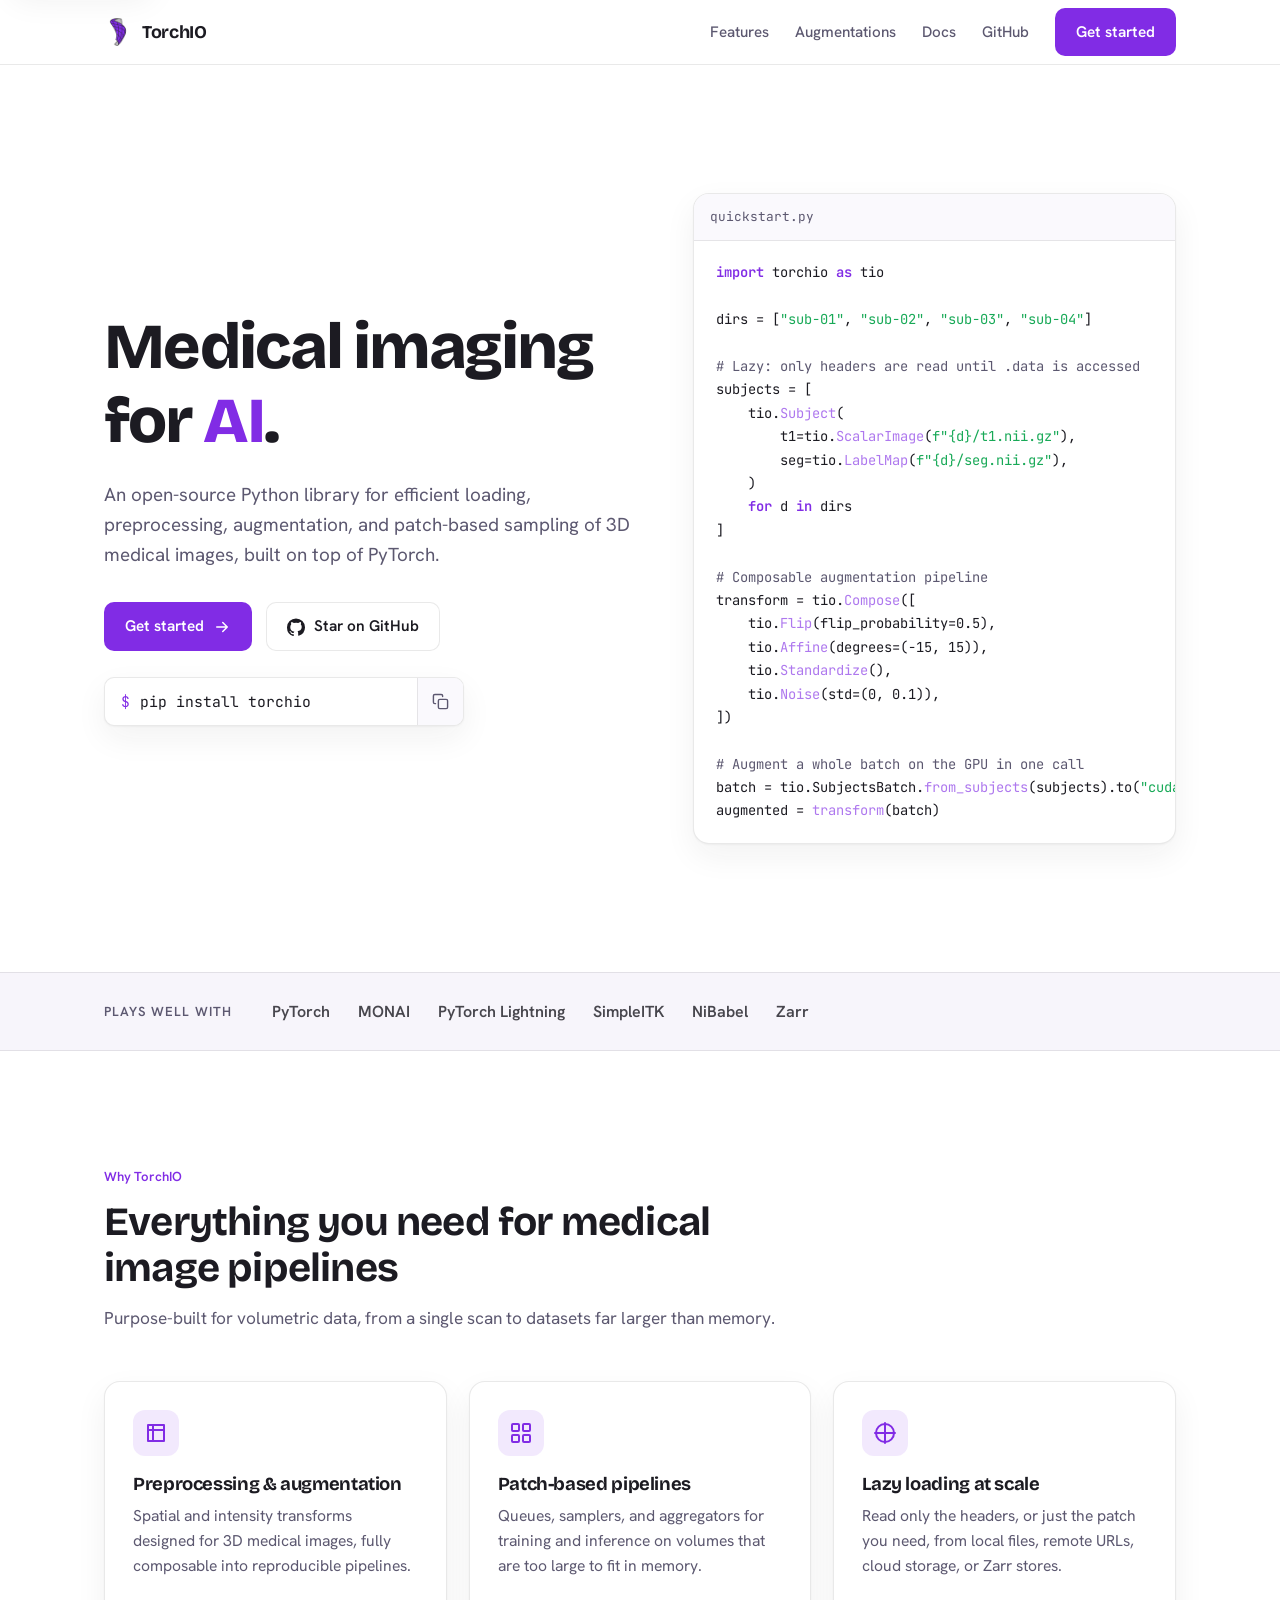
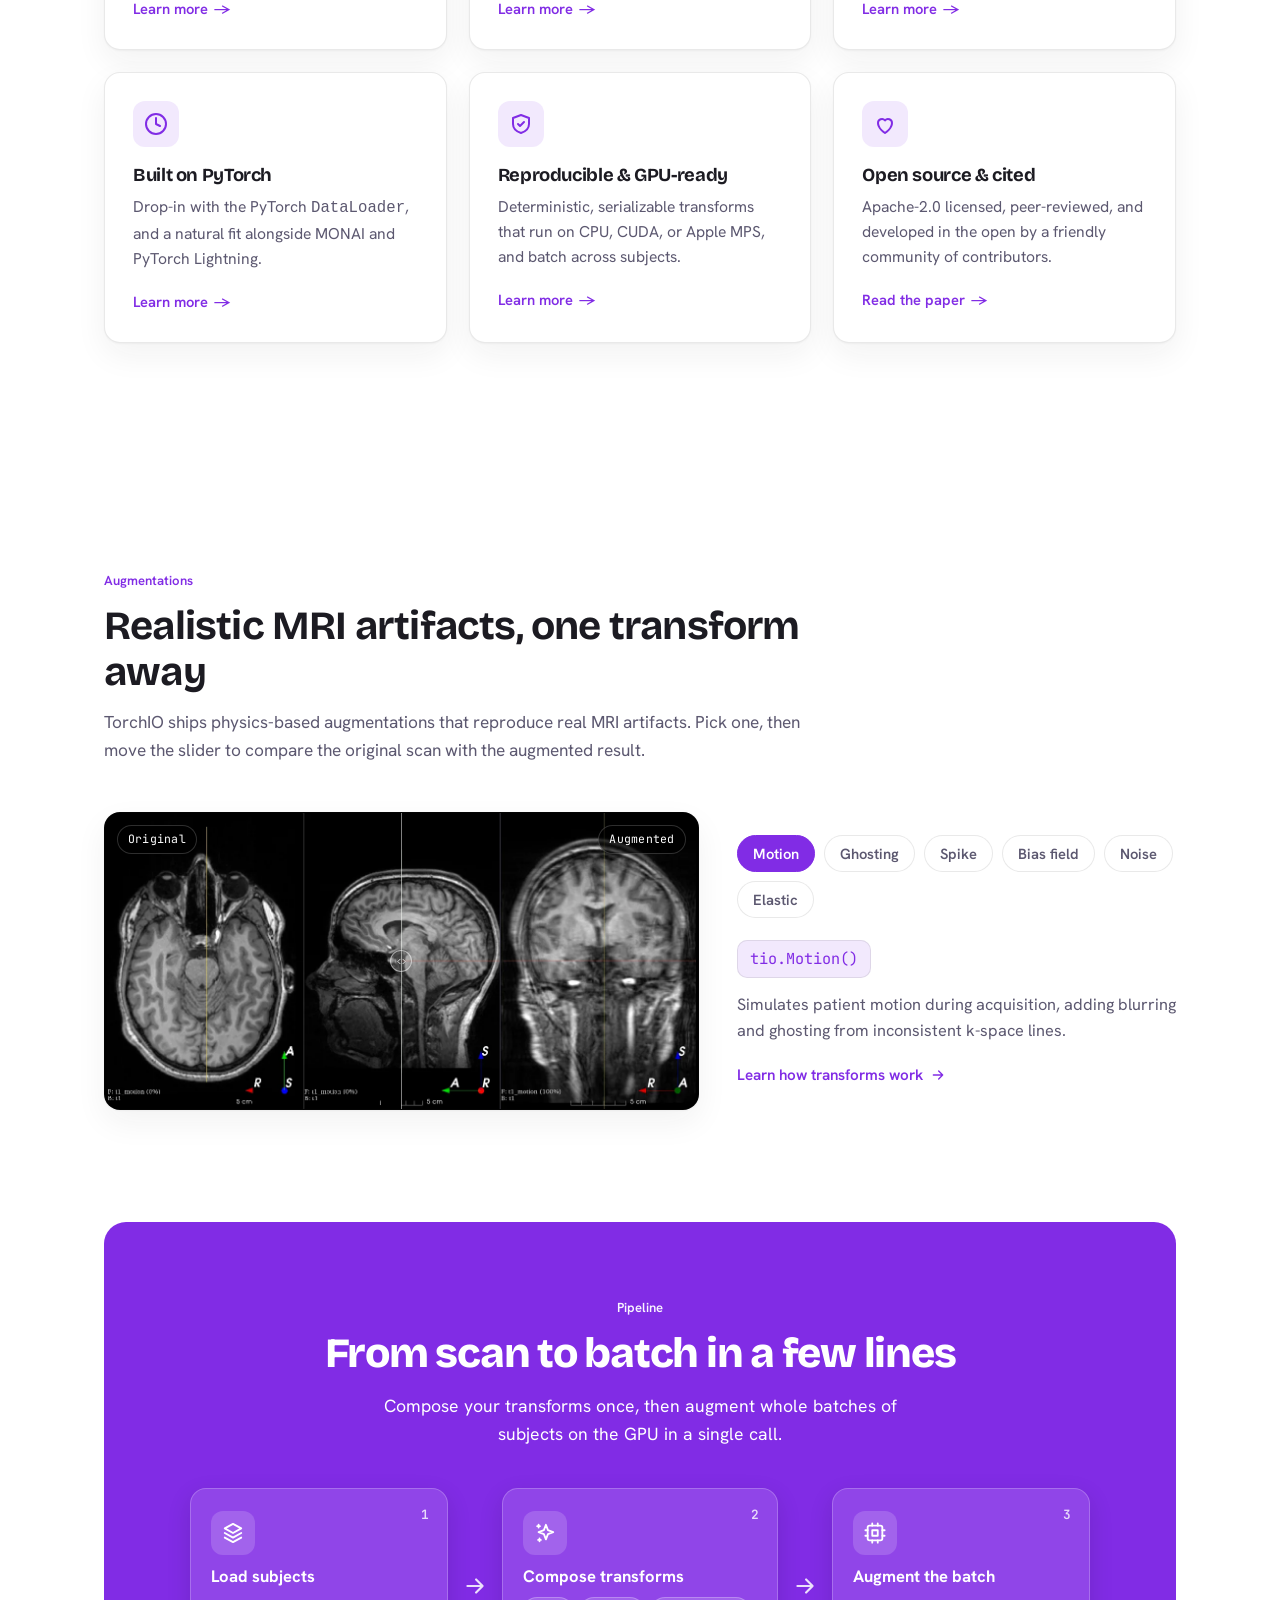
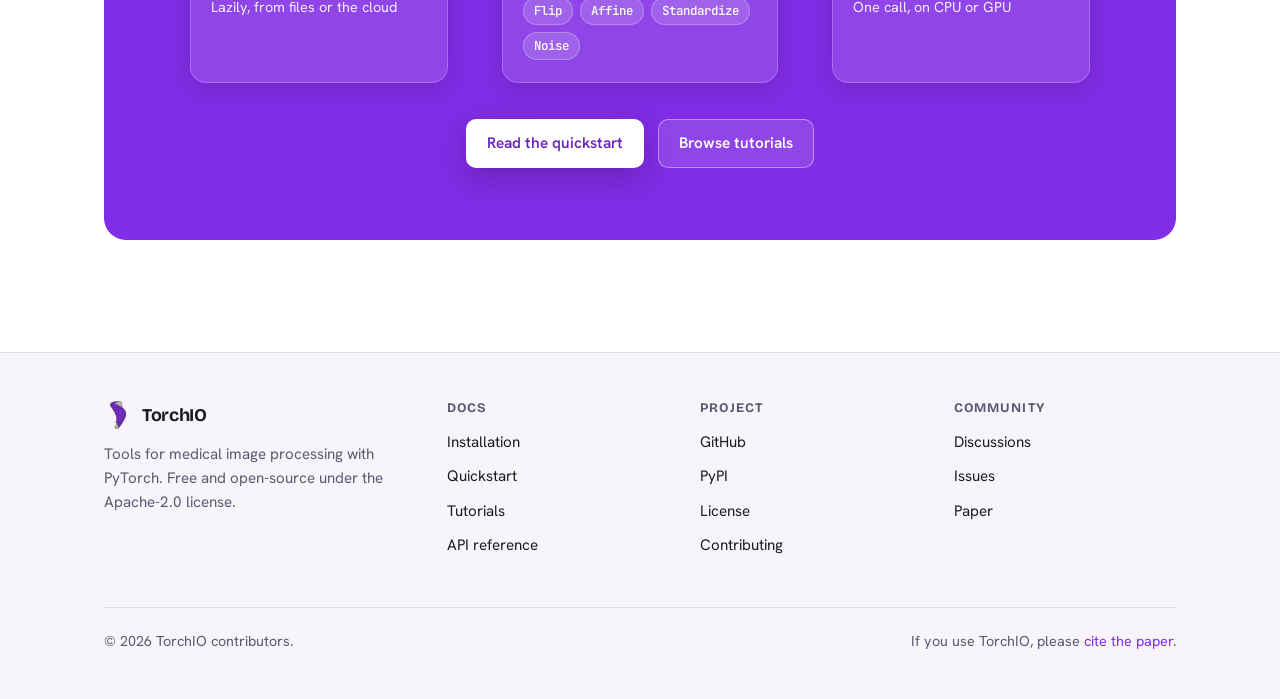
<file: index.html>
<!DOCTYPE html>
<html lang="en">
  <head>
    <meta charset="UTF-8" />
    <meta name="viewport" content="width=device-width, initial-scale=1.0" />
    <title>TorchIO: Medical imaging for AI in PyTorch</title>
    <meta
      name="description"
      content="TorchIO is an open-source Python library for efficient loading, preprocessing, augmentation, and patch-based sampling of 3D medical images in AI, built on top of PyTorch."
    />
    <meta name="theme-color" content="#812ce5" />
    <link rel="canonical" href="https://torchio.org/" />

    <!-- Open Graph / Twitter -->
    <meta property="og:type" content="website" />
    <meta property="og:url" content="https://torchio.org/" />
    <meta
      property="og:title"
      content="TorchIO: Medical imaging for AI in PyTorch"
    />
    <meta
      property="og:description"
      content="Efficient loading, preprocessing, augmentation, and patch-based sampling of 3D medical images, built on top of PyTorch."
    />
    <meta
      property="og:image"
      content="https://torchio.org/assets/img/torchio-logo.png"
    />
    <meta name="twitter:card" content="summary_large_image" />
    <meta
      name="twitter:title"
      content="TorchIO: Medical imaging for AI in PyTorch"
    />
    <meta
      name="twitter:description"
      content="Efficient loading, preprocessing, augmentation, and patch-based sampling of 3D medical images, built on top of PyTorch."
    />
    <meta
      name="twitter:image"
      content="https://torchio.org/assets/img/torchio-logo.png"
    />
    <script type="application/ld+json">
      {
        "@context": "https://schema.org",
        "@type": "SoftwareSourceCode",
        "name": "TorchIO",
        "alternateName": "TorchIO: Medical imaging for AI in PyTorch",
        "description": "TorchIO is an open-source Python library for efficient loading, preprocessing, augmentation, and patch-based sampling of 3D medical images in AI, built on top of PyTorch.",
        "url": "https://torchio.org/",
        "codeRepository": "https://github.com/TorchIO-project/torchio",
        "programmingLanguage": "Python",
        "runtimePlatform": "PyTorch",
        "license": "https://github.com/TorchIO-project/torchio/blob/main/LICENSE",
        "isAccessibleForFree": true,
        "applicationCategory": "Medical imaging software",
        "keywords": [
          "medical imaging",
          "PyTorch",
          "MRI",
          "3D medical images",
          "image augmentation",
          "patch-based training"
        ],
        "sameAs": [
          "https://docs.torchio.org/",
          "https://pypi.org/project/torchio/",
          "https://doi.org/10.1016/j.cmpb.2021.106236"
        ],
        "citation": "https://doi.org/10.1016/j.cmpb.2021.106236",
        "author": {
          "@type": "Organization",
          "name": "TorchIO contributors",
          "url": "https://github.com/TorchIO-project/torchio"
        }
      }
    </script>

    <link rel="icon" href="assets/img/favicon.ico" sizes="any" />
    <link rel="apple-touch-icon" href="assets/img/apple-touch-icon.png" />
    <script>
      document.documentElement.classList.add("js");
    </script>

    <link
      rel="preload"
      href="assets/fonts/bricolage-grotesque-latin-wght-normal.woff2"
      as="font"
      type="font/woff2"
      crossorigin
    />
    <link
      rel="preload"
      href="assets/fonts/hanken-grotesk-latin-wght-normal.woff2"
      as="font"
      type="font/woff2"
      crossorigin
    />
    <link
      rel="preload"
      href="assets/fonts/jetbrains-mono-latin-wght-normal.woff2"
      as="font"
      type="font/woff2"
      crossorigin
    />
    <link rel="stylesheet" href="assets/css/styles.css" />
  </head>
  <body>
    <a class="skip-link" href="#content">Skip to content</a>

    <!-- Header -->
    <header class="site-header">
      <div class="container nav">
        <a class="brand" href="/">
          <img
            src="assets/img/torchio-logo-64.png"
            alt="TorchIO logo"
            width="28"
            height="28"
            decoding="async"
          />
          TorchIO
        </a>
        <nav class="nav-links">
          <a href="#features" class="hide-sm">Features</a>
          <a href="#augmentations" class="hide-sm">Augmentations</a>
          <a href="https://docs.torchio.org/dev/">Docs</a>
          <a href="https://github.com/TorchIO-project/torchio" class="hide-sm"
            >GitHub</a
          >
          <a
            class="btn btn-primary nav-cta"
            href="https://docs.torchio.org/dev/get-started/installation/"
            >Get started</a
          >
        </nav>
      </div>
    </header>

    <main id="content">
      <!-- Hero -->
      <section class="hero">
      <div class="container hero-grid">
        <div class="hero-copy">
          <h1>
            Medical imaging for <span class="accent">AI</span>.
          </h1>
          <p class="hero-lede">
            An open-source Python library for efficient loading, preprocessing,
            augmentation, and patch-based sampling of 3D medical images,
            built on top of PyTorch.
          </p>

          <div class="hero-actions">
            <a
              class="btn btn-primary"
              href="https://docs.torchio.org/dev/get-started/quickstart/"
            >
              Get started
              <svg
                viewBox="0 0 24 24"
                fill="none"
                stroke="currentColor"
                stroke-width="2"
                stroke-linecap="round"
                stroke-linejoin="round"
                aria-hidden="true"
                focusable="false"
              >
                <path d="M5 12h14M13 6l6 6-6 6" />
              </svg>
            </a>
            <a
              class="btn btn-ghost"
              href="https://github.com/TorchIO-project/torchio"
            >
              <svg
                viewBox="0 0 24 24"
                fill="currentColor"
                aria-hidden="true"
                focusable="false"
              >
                <path
                  d="M12 .5A12 12 0 0 0 0 12.6a12 12 0 0 0 8.2 11.5c.6.1.8-.3.8-.6v-2c-3.3.7-4-1.6-4-1.6-.6-1.4-1.3-1.8-1.3-1.8-1.1-.8 0-.7 0-.7 1.2.1 1.9 1.2 1.9 1.2 1.1 1.9 2.8 1.4 3.5 1 .1-.8.4-1.4.8-1.7-2.7-.3-5.5-1.4-5.5-6 0-1.3.5-2.4 1.2-3.2 0-.4-.5-1.6.2-3.2 0 0 1-.3 3.3 1.2a11.5 11.5 0 0 1 6 0C17.3 5 18.3 5.3 18.3 5.3c.7 1.6.2 2.8.1 3.2.8.8 1.2 1.9 1.2 3.2 0 4.6-2.8 5.6-5.5 5.9.4.4.8 1.1.8 2.2v3.3c0 .3.2.7.8.6A12 12 0 0 0 24 12.6 12 12 0 0 0 12 .5Z"
                />
              </svg>
              Star on GitHub
            </a>
          </div>

          <div class="install" aria-label="Install command">
            <code id="install-cmd"
              ><span class="prompt">$</span> pip install torchio</code
            >
            <button
              class="copy-btn"
              type="button"
              aria-label="Copy install command"
              data-copy="pip install torchio"
            >
              <svg
                viewBox="0 0 24 24"
                fill="none"
                stroke="currentColor"
                stroke-width="2"
                stroke-linecap="round"
                stroke-linejoin="round"
                aria-hidden="true"
                focusable="false"
              >
                <rect x="9" y="9" width="13" height="13" rx="2" />
                <path d="M5 15H4a2 2 0 0 1-2-2V4a2 2 0 0 1 2-2h9a2 2 0 0 1 2 2v1" />
              </svg>
            </button>
          </div>
          <p class="visually-hidden" id="copy-status" aria-live="polite"></p>
        </div>

        <!-- Hero code card -->
        <div class="code-card reveal">
          <div class="code-bar">
            <span class="code-file">quickstart.py</span>
          </div>
          <pre><code><span class="tok-k">import</span> torchio <span class="tok-k">as</span> tio

dirs = [<span class="tok-s">"sub-01"</span>, <span class="tok-s">"sub-02"</span>, <span class="tok-s">"sub-03"</span>, <span class="tok-s">"sub-04"</span>]

<span class="tok-c"># Lazy: only headers are read until .data is accessed</span>
subjects = [
    tio.<span class="tok-f">Subject</span>(
        t1=tio.<span class="tok-f">ScalarImage</span>(<span class="tok-s">f"{d}/t1.nii.gz"</span>),
        seg=tio.<span class="tok-f">LabelMap</span>(<span class="tok-s">f"{d}/seg.nii.gz"</span>),
    )
    <span class="tok-k">for</span> d <span class="tok-k">in</span> dirs
]

<span class="tok-c"># Composable augmentation pipeline</span>
transform = tio.<span class="tok-f">Compose</span>([
    tio.<span class="tok-f">Flip</span>(flip_probability=0.5),
    tio.<span class="tok-f">Affine</span>(degrees=(-15, 15)),
    tio.<span class="tok-f">Standardize</span>(),
    tio.<span class="tok-f">Noise</span>(std=(0, 0.1)),
])

<span class="tok-c"># Augment a whole batch on the GPU in one call</span>
batch = tio.SubjectsBatch.<span class="tok-f">from_subjects</span>(subjects).to(<span class="tok-s">"cuda"</span>)
augmented = <span class="tok-f">transform</span>(batch)</code></pre>
        </div>
      </div>
      </section>

    <!-- Ecosystem strip -->
      <div class="strip">
      <div class="container">
        <span class="label">Plays well with</span>
        <div class="names">
          <a href="https://pytorch.org">PyTorch</a>
          <a href="https://project-monai.github.io/">MONAI</a>
          <a href="https://lightning.ai">PyTorch Lightning</a>
          <a href="https://simpleitk.org">SimpleITK</a>
          <a href="https://nipy.org/nibabel/">NiBabel</a>
          <a href="https://zarr.dev">Zarr</a>
          </div>
      </div>
    </div>

    <!-- Features -->
      <section class="section" id="features">
      <div class="container">
        <div class="section-head reveal">
          <span class="eyebrow">Why TorchIO</span>
          <h2>Everything you need for medical image pipelines</h2>
          <p>
            Purpose-built for volumetric data, from a single scan to datasets
            far larger than memory.
          </p>
        </div>

        <div class="features-grid">
          <a
            class="card card-link reveal"
            href="https://docs.torchio.org/dev/concepts/transforms/"
          >
            <span class="icon">
              <svg
                viewBox="0 0 24 24"
                fill="none"
                stroke="currentColor"
                stroke-width="2"
                stroke-linecap="round"
                stroke-linejoin="round"
                aria-hidden="true"
                focusable="false"
              >
                <path d="M4 4h16v16H4z" />
                <path d="M4 9h16M9 4v16" />
              </svg>
            </span>
            <h3>Preprocessing &amp; augmentation</h3>
            <p>
              Spatial and intensity transforms designed for 3D medical images,
              fully composable into reproducible pipelines.
            </p>
            <span class="card-more">Learn more</span>
          </a>

          <a
            class="card card-link reveal"
            href="https://docs.torchio.org/dev/reference/patches/"
          >
            <span class="icon">
              <svg
                viewBox="0 0 24 24"
                fill="none"
                stroke="currentColor"
                stroke-width="2"
                stroke-linecap="round"
                stroke-linejoin="round"
                aria-hidden="true"
                focusable="false"
              >
                <rect x="3" y="3" width="7" height="7" rx="1" />
                <rect x="14" y="3" width="7" height="7" rx="1" />
                <rect x="3" y="14" width="7" height="7" rx="1" />
                <rect x="14" y="14" width="7" height="7" rx="1" />
              </svg>
            </span>
            <h3>Patch-based pipelines</h3>
            <p>
              Queues, samplers, and aggregators for training and inference on
              volumes that are too large to fit in memory.
            </p>
            <span class="card-more">Learn more</span>
          </a>

          <a
            class="card card-link reveal"
            href="https://docs.torchio.org/dev/concepts/data-model/"
          >
            <span class="icon">
              <svg
                viewBox="0 0 24 24"
                fill="none"
                stroke="currentColor"
                stroke-width="2"
                stroke-linecap="round"
                stroke-linejoin="round"
                aria-hidden="true"
                focusable="false"
              >
                <path d="M12 2v20M2 12h20" />
                <circle cx="12" cy="12" r="9" />
              </svg>
            </span>
            <h3>Lazy loading at scale</h3>
            <p>
              Read only the headers, or just the patch you need, from local
              files, remote URLs, cloud storage, or Zarr stores.
            </p>
            <span class="card-more">Learn more</span>
          </a>

          <a
            class="card card-link reveal"
            href="https://docs.torchio.org/dev/how-to/dataloader/"
          >
            <span class="icon">
              <svg
                viewBox="0 0 24 24"
                fill="none"
                stroke="currentColor"
                stroke-width="2"
                stroke-linecap="round"
                stroke-linejoin="round"
                aria-hidden="true"
                focusable="false"
              >
                <path d="M22 12a10 10 0 1 1-20 0 10 10 0 0 1 20 0Z" />
                <path d="M12 6v6l4 2" />
              </svg>
            </span>
            <h3>Built on PyTorch</h3>
            <p>
              Drop-in with the PyTorch <code>DataLoader</code>, and a natural fit
              alongside MONAI and PyTorch Lightning.
            </p>
            <span class="card-more">Learn more</span>
          </a>

          <a
            class="card card-link reveal"
            href="https://docs.torchio.org/dev/reference/transforms/"
          >
            <span class="icon">
              <svg
                viewBox="0 0 24 24"
                fill="none"
                stroke="currentColor"
                stroke-width="2"
                stroke-linecap="round"
                stroke-linejoin="round"
                aria-hidden="true"
                focusable="false"
              >
                <path d="m9 12 2 2 4-4" />
                <path d="M12 3 4 6v6c0 5 3.5 7.5 8 9 4.5-1.5 8-4 8-9V6l-8-3Z" />
              </svg>
            </span>
            <h3>Reproducible &amp; GPU-ready</h3>
            <p>
              Deterministic, serializable transforms that run on CPU, CUDA, or
              Apple&nbsp;MPS, and batch across subjects.
            </p>
            <span class="card-more">Learn more</span>
          </a>

          <a
            class="card card-link reveal"
            href="https://doi.org/10.1016/j.cmpb.2021.106236"
          >
            <span class="icon">
              <svg
                viewBox="0 0 24 24"
                fill="none"
                stroke="currentColor"
                stroke-width="2"
                stroke-linecap="round"
                stroke-linejoin="round"
                aria-hidden="true"
                focusable="false"
              >
                <path d="M12 21s-7-4.5-7-10a4 4 0 0 1 7-2.6A4 4 0 0 1 19 11c0 5.5-7 10-7 10Z" />
              </svg>
            </span>
            <h3>Open source &amp; cited</h3>
            <p>
              Apache-2.0 licensed, peer-reviewed, and developed in the open by a
              friendly community of contributors.
            </p>
            <span class="card-more">Read the paper</span>
          </a>
        </div>
      </div>
      </section>

    <!-- Augmentations showcase -->
      <section class="section" id="augmentations">
      <div class="container">
        <div class="section-head reveal">
          <span class="eyebrow">Augmentations</span>
          <h2>Realistic MRI artifacts, one transform away</h2>
          <p>
            TorchIO ships physics-based augmentations that reproduce real MRI
            artifacts. Pick one, then move the slider to compare the original
            scan with the augmented result.
          </p>
        </div>

        <div class="aug reveal">
          <div class="aug-slider" id="aug-slider" style="--pos: 50%">
            <img
              class="aug-img aug-after"
              id="aug-after"
              src="assets/aug/motion_after.webp"
              alt="Brain scan with the augmentation applied"
              width="1200"
              height="602"
              decoding="async"
            />
            <img
              class="aug-img aug-before"
              id="aug-before"
              src="assets/aug/motion_before.webp"
              alt="Original brain scan"
              width="1200"
              height="602"
              decoding="async"
            />
            <span class="aug-tag aug-tag--before">Original</span>
            <span class="aug-tag aug-tag--after">Augmented</span>
            <div class="aug-divider" aria-hidden="true">
              <span class="aug-handle">
                <svg
                  viewBox="0 0 24 24"
                  fill="none"
                  stroke="currentColor"
                  stroke-width="2"
                  stroke-linecap="round"
                  stroke-linejoin="round"
                  aria-hidden="true"
                  focusable="false"
                >
                  <path d="M9 7l-5 5 5 5M15 7l5 5-5 5" />
                </svg>
              </span>
            </div>
            <input
              class="aug-range"
              id="aug-range"
              type="range"
              min="0"
              max="100"
              value="50"
              aria-label="Reveal the original versus the augmented scan"
            />
          </div>

          <div class="aug-panel">
            <div class="aug-tabs" aria-label="MRI augmentations">
              <button
                class="aug-tab is-active"
                type="button"
                aria-pressed="true"
                data-aug="motion"
              >
                Motion
              </button>
              <button
                class="aug-tab"
                type="button"
                aria-pressed="false"
                data-aug="ghosting"
              >
                Ghosting
              </button>
              <button
                class="aug-tab"
                type="button"
                aria-pressed="false"
                data-aug="spike"
              >
                Spike
              </button>
              <button
                class="aug-tab"
                type="button"
                aria-pressed="false"
                data-aug="bias"
              >
                Bias field
              </button>
              <button
                class="aug-tab"
                type="button"
                aria-pressed="false"
                data-aug="noise"
              >
                Noise
              </button>
              <button
                class="aug-tab"
                type="button"
                aria-pressed="false"
                data-aug="elastic"
              >
                Elastic
              </button>
            </div>

            <code class="aug-code" id="aug-code">tio.Motion()</code>
            <p class="aug-desc" id="aug-desc" aria-live="polite">
              Simulates patient motion during acquisition, adding blurring and
              ghosting from inconsistent k-space lines.
            </p>
            <a class="aug-link" href="https://docs.torchio.org/dev/concepts/transforms/">
              Learn how transforms work
              <svg
                viewBox="0 0 24 24"
                fill="none"
                stroke="currentColor"
                stroke-width="2"
                stroke-linecap="round"
                stroke-linejoin="round"
                aria-hidden="true"
                focusable="false"
              >
                <path d="M5 12h14M13 6l6 6-6 6" />
              </svg>
            </a>
          </div>
        </div>
      </div>
      </section>

    <!-- Example callout -->
      <section class="section" id="example" style="padding-top: 0">
      <div class="container">
        <div class="cta reveal">
          <span class="eyebrow">Pipeline</span>
          <h2>From scan to batch in a few lines</h2>
          <p>
            Compose your transforms once, then augment whole batches of subjects
            on the GPU in a single call.
          </p>

          <div class="pipeline">
            <div class="pipe-step">
              <span class="pipe-num">1</span>
              <span class="pipe-icon">
                <svg
                  viewBox="0 0 24 24"
                  fill="none"
                  stroke="currentColor"
                  stroke-width="2"
                  stroke-linecap="round"
                  stroke-linejoin="round"
                  aria-hidden="true"
                  focusable="false"
                >
                  <path d="m12 2 9 5-9 5-9-5 9-5Z" />
                  <path d="m3 12 9 5 9-5" />
                  <path d="m3 17 9 5 9-5" />
                </svg>
              </span>
              <span class="pipe-title">Load subjects</span>
              <span class="pipe-sub">Lazily, from files or the cloud</span>
            </div>

            <span class="pipe-arrow" aria-hidden="true">
              <svg
                viewBox="0 0 24 24"
                fill="none"
                stroke="currentColor"
                stroke-width="2"
                stroke-linecap="round"
                stroke-linejoin="round"
                aria-hidden="true"
                focusable="false"
              >
                <path d="M5 12h14M13 6l6 6-6 6" />
              </svg>
            </span>

            <div class="pipe-step pipe-step--wide">
              <span class="pipe-num">2</span>
              <span class="pipe-icon">
                <svg
                  viewBox="0 0 24 24"
                  fill="none"
                  stroke="currentColor"
                  stroke-width="2"
                  stroke-linecap="round"
                  stroke-linejoin="round"
                  aria-hidden="true"
                  focusable="false"
                >
                  <path
                    d="M13 3l2.2 5.8L21 11l-5.8 2.2L13 19l-2.2-5.8L5 11l5.8-2.2L13 3Z"
                  />
                  <path d="M5 3v3M3.5 4.5h3M6 18v3M4.5 19.5h3" />
                </svg>
              </span>
              <span class="pipe-title">Compose transforms</span>
              <span class="pipe-chips">
                <span>Flip</span>
                <span>Affine</span>
                <span>Standardize</span>
                <span>Noise</span>
              </span>
            </div>

            <span class="pipe-arrow" aria-hidden="true">
              <svg
                viewBox="0 0 24 24"
                fill="none"
                stroke="currentColor"
                stroke-width="2"
                stroke-linecap="round"
                stroke-linejoin="round"
                aria-hidden="true"
                focusable="false"
              >
                <path d="M5 12h14M13 6l6 6-6 6" />
              </svg>
            </span>

            <div class="pipe-step">
              <span class="pipe-num">3</span>
              <span class="pipe-icon">
                <svg
                  viewBox="0 0 24 24"
                  fill="none"
                  stroke="currentColor"
                  stroke-width="2"
                  stroke-linecap="round"
                  stroke-linejoin="round"
                  aria-hidden="true"
                  focusable="false"
                >
                  <rect x="4" y="4" width="16" height="16" rx="2" />
                  <rect x="9" y="9" width="6" height="6" />
                  <path
                    d="M9 1.5v2.5M15 1.5v2.5M9 20v2.5M15 20v2.5M20 9h2.5M20 15h2.5M1.5 9H4M1.5 15H4"
                  />
                </svg>
              </span>
              <span class="pipe-title">Augment the batch</span>
              <span class="pipe-sub">One call, on CPU or GPU</span>
            </div>
          </div>

          <div class="cta-actions">
            <a
              class="btn btn-primary"
              href="https://docs.torchio.org/dev/get-started/quickstart/"
              >Read the quickstart</a
            >
            <a
              class="btn btn-ghost"
              href="https://docs.torchio.org/dev/tutorials/first-pipeline/"
              >Browse tutorials</a
            >
          </div>
        </div>
      </div>
      </section>
    </main>

    <!-- Footer -->
    <footer class="site-footer">
      <div class="container">
        <div class="footer-grid">
          <div class="footer-brand">
            <a class="brand" href="/">
              <img
                src="assets/img/torchio-logo-64.png"
                alt="TorchIO logo"
                width="28"
                height="28"
                loading="lazy"
                decoding="async"
              />
              TorchIO
            </a>
            <p>
              Tools for medical image processing with PyTorch. Free and
              open-source under the Apache-2.0 license.
            </p>
          </div>

          <div class="footer-col">
            <h3>Docs</h3>
            <a href="https://docs.torchio.org/dev/get-started/installation/"
              >Installation</a
            >
            <a href="https://docs.torchio.org/dev/get-started/quickstart/"
              >Quickstart</a
            >
            <a href="https://docs.torchio.org/dev/tutorials/first-pipeline/"
              >Tutorials</a
            >
            <a href="https://docs.torchio.org/dev/reference/image/">API reference</a>
          </div>

          <div class="footer-col">
            <h3>Project</h3>
            <a href="https://github.com/TorchIO-project/torchio">GitHub</a>
            <a href="https://pypi.org/project/torchio/">PyPI</a>
            <a
              href="https://github.com/TorchIO-project/torchio/blob/main/LICENSE"
              >License</a
            >
            <a
              href="https://github.com/TorchIO-project/torchio/blob/main/CONTRIBUTING.md"
              >Contributing</a
            >
          </div>

          <div class="footer-col">
            <h3>Community</h3>
            <a href="https://github.com/TorchIO-project/torchio/discussions"
              >Discussions</a
            >
            <a href="https://github.com/TorchIO-project/torchio/issues"
              >Issues</a
            >
            <a href="https://doi.org/10.1016/j.cmpb.2021.106236">Paper</a>
          </div>
        </div>

        <div class="footer-bottom">
          <span>&copy; <span id="year"></span> TorchIO contributors.</span>
          <span>
            If you use TorchIO, please
            <a href="https://doi.org/10.1016/j.cmpb.2021.106236">cite the paper</a>.
          </span>
        </div>
      </div>
    </footer>

    <script src="assets/js/main.js" defer></script>
  </body>
</html>
</file>
<file: assets/css/styles.css>
/* TorchIO landing page. Palette derived from the logo:
   purple #812CE5, ink #262626, gray #BBBBBB */

/* Self-hosted variable fonts (SIL OFL). Licenses in assets/fonts/. */
@font-face {
  font-family: "Bricolage Grotesque";
  src: url("../fonts/bricolage-grotesque-latin-wght-normal.woff2")
    format("woff2");
  font-weight: 200 800;
  font-style: normal;
  font-display: swap;
}

@font-face {
  font-family: "Hanken Grotesk";
  src: url("../fonts/hanken-grotesk-latin-wght-normal.woff2") format("woff2");
  font-weight: 100 900;
  font-style: normal;
  font-display: swap;
}

@font-face {
  font-family: "JetBrains Mono";
  src: url("../fonts/jetbrains-mono-latin-wght-normal.woff2") format("woff2");
  font-weight: 100 800;
  font-style: normal;
  font-display: swap;
}

:root {
  --brand: #812ce5; /* exact TorchIO logo purple */
  /* All purples below derive from the logo purple above. */
  --brand-strong: #6c25c0; /* fallback for browsers without color-mix() */
  --brand-strong: color-mix(in srgb, var(--brand) 84%, #000);
  --brand-soft: #ae78ee;
  --brand-soft: color-mix(in srgb, var(--brand) 64%, #fff);
  --brand-tint: rgba(129, 44, 229, 0.1);
  --brand-tint: color-mix(in srgb, var(--brand) 10%, transparent);
  --ink: #262626;
  --gray: #bbbbbb;

  --bg: #ffffff;
  --bg-soft: #f7f5fb;
  --surface: #ffffff;
  --surface-2: #faf9fd;
  --text: #1c1b22;
  --text-muted: #5c5870;
  --border: rgba(38, 38, 38, 0.1);
  --shadow: 0 1px 2px rgba(38, 38, 38, 0.04), 0 12px 32px rgba(38, 38, 38, 0.06);

  --radius: 16px;
  --radius-sm: 10px;
  --maxw: 1120px;

  --font-display: "Bricolage Grotesque", system-ui, -apple-system, "Segoe UI",
    Roboto, Helvetica, Arial, sans-serif;
  --font-sans: "Hanken Grotesk", system-ui, -apple-system, "Segoe UI", Roboto,
    Helvetica, Arial, sans-serif;
  --font-mono: "JetBrains Mono", ui-monospace, "SF Mono", "SFMono-Regular",
    Menlo, Consolas, "Liberation Mono", monospace;
}

@media (prefers-color-scheme: dark) {
  :root {
    /* Lighten the logo purple for legibility on dark surfaces (same hue). */
    --brand: #a161ec; /* fallback for browsers without color-mix() */
    --brand: color-mix(in srgb, #812ce5 75%, #fff);
    --brand-strong: #812ce5;
    --brand-soft: #ba8bf1;
    --brand-soft: color-mix(in srgb, #812ce5 55%, #fff);
    --brand-tint: rgba(129, 44, 229, 0.22);
    --brand-tint: color-mix(in srgb, #812ce5 22%, transparent);

    --bg: #141118;
    --bg-soft: #1a1722;
    --surface: #1d1a25;
    --surface-2: #221e2c;
    --text: #ecebf2;
    --text-muted: #a8a2bb;
    --border: rgba(255, 255, 255, 0.1);
    --shadow: 0 1px 2px rgba(0, 0, 0, 0.4), 0 16px 40px rgba(0, 0, 0, 0.45);
  }
}

* {
  box-sizing: border-box;
}

html {
  scroll-behavior: smooth;
}

body {
  margin: 0;
  font-family: var(--font-sans);
  color: var(--text);
  background: var(--bg);
  line-height: 1.6;
  -webkit-font-smoothing: antialiased;
  text-rendering: optimizeLegibility;
  overflow-x: hidden;
}

a {
  color: var(--brand);
  text-decoration: none;
  transition: color 0.15s ease;
}

a:hover {
  color: var(--brand-strong);
}

:focus-visible {
  outline: 3px solid var(--brand);
  outline-offset: 3px;
}

h1,
h2,
h3 {
  font-family: var(--font-display);
  line-height: 1.15;
  letter-spacing: -0.02em;
  margin: 0;
}

p {
  margin: 0;
}

.container {
  width: 100%;
  max-width: var(--maxw);
  margin-inline: auto;
  padding-inline: 24px;
}

.skip-link {
  position: fixed;
  top: 12px;
  left: 12px;
  z-index: 100;
  transform: translateY(calc(-100% - 24px));
  background: var(--surface);
  color: var(--text);
  border: 1px solid var(--border);
  border-radius: var(--radius-sm);
  box-shadow: var(--shadow);
  padding: 10px 14px;
  font-weight: 600;
  transition: transform 0.15s ease;
}

.skip-link:focus-visible {
  transform: translateY(0);
}

.visually-hidden {
  position: absolute;
  width: 1px;
  height: 1px;
  margin: -1px;
  overflow: hidden;
  clip: rect(0 0 0 0);
  white-space: nowrap;
  border: 0;
}

.section {
  padding-block: clamp(56px, 9vw, 112px);
}

.eyebrow {
  display: inline-block;
  font-size: 0.82rem;
  font-weight: 600;
  color: var(--brand);
  margin-bottom: 12px;
}

.section-head {
  max-width: 720px;
  margin-bottom: 48px;
}

.section-head h2 {
  font-size: clamp(1.7rem, 3.4vw, 2.5rem);
  font-weight: 700;
}

.section-head p {
  margin-top: 14px;
  font-size: 1.08rem;
  color: var(--text-muted);
}

/* ---------- Header ---------- */
.site-header {
  position: sticky;
  top: 0;
  z-index: 50;
  background: var(--bg);
  border-bottom: 1px solid var(--border);
}

.nav {
  display: flex;
  align-items: center;
  gap: 18px;
  height: 64px;
}

.brand {
  display: flex;
  align-items: center;
  gap: 10px;
  font-family: var(--font-display);
  font-weight: 700;
  font-size: 1.12rem;
  letter-spacing: -0.02em;
  color: var(--text);
}

.brand img {
  width: 28px;
  height: 28px;
}

.nav-links {
  margin-left: auto;
  display: flex;
  align-items: center;
  gap: 26px;
}

.nav-links a:not(.btn) {
  color: var(--text-muted);
  font-weight: 500;
  font-size: 0.95rem;
}

.nav-links a:not(.btn):hover {
  color: var(--text);
}

.nav-cta {
  display: inline-flex;
}

@media (max-width: 760px) {
  .nav-links .hide-sm {
    display: none;
  }
}

/* ---------- Buttons ---------- */
.btn {
  display: inline-flex;
  align-items: center;
  justify-content: center;
  gap: 9px;
  padding: 11px 20px;
  border-radius: var(--radius-sm);
  font-weight: 600;
  font-size: 0.96rem;
  border: 1px solid transparent;
  cursor: pointer;
  transition: transform 0.12s ease, box-shadow 0.2s ease, background 0.2s ease,
    border-color 0.2s ease, color 0.2s ease;
  white-space: nowrap;
}

.btn:active {
  transform: translateY(1px);
}

.btn-primary {
  background: var(--brand);
  color: #fff;
}

.btn-primary:hover {
  background: var(--brand-strong);
  color: #fff;
}

.btn-ghost {
  background: var(--surface);
  color: var(--text);
  border-color: var(--border);
}

.btn-ghost:hover {
  border-color: var(--brand);
  color: var(--brand);
}

.btn svg {
  width: 18px;
  height: 18px;
}

/* ---------- Hero ---------- */
.hero {
  position: relative;
  padding-block: clamp(64px, 10vw, 128px);
}

.hero-grid {
  position: relative;
  z-index: 1;
  display: grid;
  grid-template-columns: 1.05fr 0.95fr;
  gap: 56px;
  align-items: center;
}

@media (max-width: 920px) {
  .hero-grid {
    grid-template-columns: 1fr;
    gap: 40px;
  }
}

.hero h1 {
  font-size: clamp(2.4rem, 6vw, 4rem);
  font-weight: 800;
  letter-spacing: -0.035em;
}

.hero h1 .accent {
  color: var(--brand);
}

.hero-lede {
  margin-top: 22px;
  font-size: 1.18rem;
  color: var(--text-muted);
  max-width: 560px;
}

.hero-actions {
  margin-top: 32px;
  display: flex;
  flex-wrap: wrap;
  gap: 14px;
}

.install {
  margin-top: 26px;
  display: inline-flex;
  align-items: stretch;
  max-width: 360px;
  width: 100%;
  background: var(--surface);
  border: 1px solid var(--border);
  border-radius: var(--radius-sm);
  box-shadow: var(--shadow);
  overflow: hidden;
}

.install code {
  flex: 1;
  display: flex;
  align-items: center;
  gap: 10px;
  padding: 12px 16px;
  font-family: var(--font-mono);
  font-size: 0.92rem;
  color: var(--text);
}

.install code .prompt {
  color: var(--brand);
  user-select: none;
}

.copy-btn {
  display: inline-flex;
  align-items: center;
  justify-content: center;
  width: 46px;
  border: none;
  border-left: 1px solid var(--border);
  background: var(--surface-2);
  color: var(--text-muted);
  cursor: pointer;
  transition: color 0.15s ease, background 0.15s ease;
}

.copy-btn:hover {
  color: var(--brand);
  background: var(--brand-tint);
}

.copy-btn svg {
  width: 17px;
  height: 17px;
}

.copy-btn.copied {
  color: #18a957;
}

/* ---------- Hero code card ---------- */
.code-card {
  border-radius: var(--radius);
  background: var(--surface);
  border: 1px solid var(--border);
  box-shadow: var(--shadow);
  overflow: hidden;
}

.code-card .code-bar {
  display: flex;
  align-items: center;
  gap: 7px;
  padding: 13px 16px;
  background: var(--surface-2);
  border-bottom: 1px solid var(--border);
}

.code-file {
  font-family: var(--font-mono);
  font-size: 0.8rem;
  color: var(--text-muted);
}

.code-card pre {
  margin: 0;
  padding: 20px 22px;
  overflow-x: auto;
  font-family: var(--font-mono);
  font-size: 0.86rem;
  line-height: 1.7;
  tab-size: 2;
}

.code-card code {
  font-family: inherit;
}

.tok-c {
  color: var(--text-muted);
}
.tok-k {
  color: var(--brand);
  font-weight: 600;
}
.tok-s {
  color: #18a957;
}
.tok-f {
  color: var(--brand-soft);
}
@media (prefers-color-scheme: dark) {
  .tok-s {
    color: #5cd38a;
  }
}

/* ---------- Trusted-by strip ---------- */
.strip {
  border-block: 1px solid var(--border);
  background: var(--bg-soft);
}

.strip .container {
  display: flex;
  align-items: center;
  flex-wrap: wrap;
  gap: 14px 40px;
  padding-block: 26px;
}

.strip .label {
  font-size: 0.82rem;
  font-weight: 600;
  letter-spacing: 0.08em;
  text-transform: uppercase;
  color: var(--text-muted);
}

.strip .names {
  display: flex;
  flex-wrap: wrap;
  gap: 14px 28px;
  font-weight: 600;
  color: var(--text);
  opacity: 0.8;
}

.strip .names a {
  color: inherit;
  transition: color 0.15s ease, opacity 0.15s ease;
}

.strip .names a:hover {
  color: var(--brand);
  opacity: 1;
}

/* ---------- Augmentations showcase ---------- */
.aug {
  display: grid;
  grid-template-columns: 1.15fr 0.85fr;
  gap: 38px;
  align-items: center;
}

.aug-slider {
  position: relative;
  aspect-ratio: 2 / 1;
  border-radius: var(--radius);
  overflow: hidden;
  background: #000;
  border: 1px solid var(--border);
  box-shadow: var(--shadow);
  touch-action: none;
  user-select: none;
  cursor: ew-resize;
}

.aug-img {
  position: absolute;
  inset: 0;
  width: 100%;
  height: 100%;
  object-fit: contain;
  display: block;
  pointer-events: none;
  -webkit-user-drag: none;
}

/* The original sits on top, clipped from the left edge to the handle. */
.aug-before {
  clip-path: inset(0 calc(100% - var(--pos)) 0 0);
}

.aug-tag {
  position: absolute;
  top: 12px;
  font-family: var(--font-mono);
  font-size: 0.72rem;
  letter-spacing: 0.02em;
  color: #fff;
  padding: 4px 10px;
  border-radius: 999px;
  background: rgba(0, 0, 0, 0.6);
  border: 1px solid rgba(255, 255, 255, 0.18);
  pointer-events: none;
  z-index: 2;
}

.aug-tag--before {
  left: 12px;
}

.aug-tag--after {
  right: 12px;
}

.aug-divider {
  position: absolute;
  top: 0;
  bottom: 0;
  left: var(--pos);
  width: 1px;
  margin-left: -0.5px;
  background: rgba(255, 255, 255, 0.5);
  z-index: 3;
  pointer-events: none;
}

.aug-handle {
  position: absolute;
  top: 50%;
  left: 50%;
  transform: translate(-50%, -50%);
  width: 22px;
  height: 22px;
  border-radius: 50%;
  background: rgba(255, 255, 255, 0.12);
  color: rgba(255, 255, 255, 0.85);
  display: flex;
  align-items: center;
  justify-content: center;
  border: 1px solid rgba(255, 255, 255, 0.5);
  transition: background 0.15s ease, border-color 0.15s ease;
}

.aug-slider:hover .aug-handle {
  background: rgba(255, 255, 255, 0.22);
  border-color: rgba(255, 255, 255, 0.75);
}

.aug-handle svg {
  width: 11px;
  height: 11px;
}

/* Visually hidden range input; drives keyboard accessibility. */
.aug-range {
  position: absolute;
  inset: 0;
  width: 100%;
  height: 100%;
  margin: 0;
  opacity: 0;
  pointer-events: none;
}

.aug-slider:focus-within .aug-handle {
  background: rgba(255, 255, 255, 0.22);
  border-color: #fff;
  box-shadow: 0 0 0 3px var(--brand-tint);
}

.aug-tabs {
  display: flex;
  flex-wrap: wrap;
  gap: 9px;
  margin-bottom: 22px;
}

.aug-tab {
  font-family: var(--font-sans);
  font-weight: 600;
  font-size: 0.92rem;
  padding: 8px 15px;
  border-radius: 999px;
  border: 1px solid var(--border);
  background: var(--surface);
  color: var(--text-muted);
  cursor: pointer;
  transition: color 0.15s ease, border-color 0.15s ease, background 0.15s ease,
    box-shadow 0.15s ease;
}

.aug-tab:hover {
  color: var(--brand);
  border-color: var(--brand);
}

.aug-tab.is-active {
  color: #fff;
  background: var(--brand);
  border-color: var(--brand);
}

.aug-code {
  display: inline-block;
  font-family: var(--font-mono);
  font-size: 0.95rem;
  color: var(--brand);
  background: var(--brand-tint);
  border: 1px solid var(--border);
  padding: 6px 12px;
  border-radius: var(--radius-sm);
  margin-bottom: 14px;
}

.aug-desc {
  color: var(--text-muted);
  font-size: 1.02rem;
  min-height: 3.1em;
}

.aug-link {
  display: inline-flex;
  align-items: center;
  gap: 7px;
  margin-top: 18px;
  font-weight: 600;
  font-size: 0.95rem;
}

.aug-link svg {
  width: 16px;
  height: 16px;
  transition: transform 0.15s ease;
}

.aug-link:hover svg {
  transform: translateX(3px);
}

@media (max-width: 900px) {
  .aug {
    grid-template-columns: 1fr;
    gap: 24px;
  }
}

/* ---------- Features ---------- */
.features-grid {
  display: grid;
  grid-template-columns: repeat(3, 1fr);
  gap: 22px;
}

@media (max-width: 900px) {
  .features-grid {
    grid-template-columns: repeat(2, 1fr);
  }
}

@media (max-width: 600px) {
  .features-grid {
    grid-template-columns: 1fr;
  }
}

.card {
  padding: 28px;
  border-radius: var(--radius);
  background: var(--surface);
  border: 1px solid var(--border);
  box-shadow: var(--shadow);
  transition: transform 0.18s ease, border-color 0.18s ease,
    box-shadow 0.18s ease;
}

.card-link {
  display: block;
  color: var(--text);
}

.card-link:hover {
  color: var(--text);
}

.card:hover {
  transform: translateY(-4px);
  border-color: color-mix(in srgb, var(--brand) 40%, var(--border));
  box-shadow: var(--shadow);
}

.card .icon {
  display: inline-flex;
  align-items: center;
  justify-content: center;
  width: 46px;
  height: 46px;
  border-radius: 12px;
  background: var(--brand-tint);
  color: var(--brand);
  margin-bottom: 18px;
}

.card .icon svg {
  width: 24px;
  height: 24px;
}

.card h3 {
  font-size: 1.15rem;
  font-weight: 700;
  margin-bottom: 8px;
}

.card p {
  color: var(--text-muted);
  font-size: 0.98rem;
}

.card-more {
  display: inline-flex;
  align-items: center;
  gap: 6px;
  margin-top: 18px;
  color: var(--brand);
  font-weight: 600;
  font-size: 0.92rem;
}

.card-more::after {
  content: "->";
  transition: transform 0.15s ease;
}

.card-link:hover .card-more::after {
  transform: translateX(3px);
}

/* ---------- CTA band ---------- */
.cta {
  position: relative;
  overflow: hidden;
  border-radius: calc(var(--radius) + 6px);
  padding: clamp(40px, 6vw, 72px);
  text-align: center;
  color: #fff;
  background: var(--brand);
}

/* Pin the CTA band to the exact logo purple in both themes. */
@media (prefers-color-scheme: dark) {
  .cta {
    background: var(--brand-strong);
  }
}

.cta h2 {
  font-size: clamp(1.7rem, 3.6vw, 2.6rem);
  font-weight: 800;
  letter-spacing: -0.03em;
}

.cta p {
  margin: 14px auto 30px;
  max-width: 560px;
  font-size: 1.1rem;
}

.cta .btn-primary {
  background: #fff;
  color: var(--brand-strong);
  box-shadow: 0 10px 30px rgba(0, 0, 0, 0.2);
}

.cta .btn-primary:hover {
  background: #f3eefb;
  color: var(--brand-strong);
}

.cta .btn-ghost {
  background: rgba(255, 255, 255, 0.12);
  color: #fff;
  border-color: rgba(255, 255, 255, 0.4);
}

.cta .btn-ghost:hover {
  background: rgba(255, 255, 255, 0.22);
  color: #fff;
  border-color: #fff;
}

.cta-actions {
  display: flex;
  flex-wrap: wrap;
  gap: 14px;
  justify-content: center;
}

/* Eyebrow on the dark gradient band */
.cta .eyebrow {
  color: rgba(255, 255, 255, 0.95);
}

/* Pipeline showcase */
.pipeline {
  display: flex;
  align-items: stretch;
  justify-content: center;
  flex-wrap: wrap;
  gap: 14px;
  max-width: 900px;
  margin: 40px auto 36px;
  text-align: left;
}

.pipe-step {
  position: relative;
  flex: 1 1 210px;
  min-width: 200px;
  display: flex;
  flex-direction: column;
  gap: 8px;
  padding: 22px 20px;
  border-radius: 16px;
  background: rgba(255, 255, 255, 0.12);
  border: 1px solid rgba(255, 255, 255, 0.22);
  box-shadow: 0 8px 24px rgba(0, 0, 0, 0.12);
  transition: transform 0.18s ease, background 0.18s ease;
}

.pipe-step:hover {
  transform: translateY(-4px);
  background: rgba(255, 255, 255, 0.18);
}

.pipe-step--wide {
  flex-grow: 1.35;
}

.pipe-num {
  position: absolute;
  top: 16px;
  right: 18px;
  font-family: var(--font-mono);
  font-size: 0.8rem;
  font-weight: 600;
  color: rgba(255, 255, 255, 0.8);
}

.pipe-icon {
  display: inline-flex;
  align-items: center;
  justify-content: center;
  width: 44px;
  height: 44px;
  border-radius: 12px;
  background: rgba(255, 255, 255, 0.16);
  color: #fff;
}

.pipe-icon svg {
  width: 22px;
  height: 22px;
}

.pipe-title {
  font-weight: 700;
  font-size: 1.04rem;
  color: #fff;
}

.pipe-sub {
  font-size: 0.9rem;
  line-height: 1.45;
  color: rgba(255, 255, 255, 0.92);
}

.pipe-chips {
  display: flex;
  flex-wrap: wrap;
  gap: 7px;
}

.pipe-chips span {
  font-family: var(--font-mono);
  font-size: 0.78rem;
  font-weight: 500;
  color: #fff;
  padding: 3px 10px;
  border-radius: 999px;
  background: rgba(255, 255, 255, 0.16);
  border: 1px solid rgba(255, 255, 255, 0.24);
}

.pipe-arrow {
  display: flex;
  align-items: center;
  flex: 0 0 auto;
  color: rgba(255, 255, 255, 0.85);
}

.pipe-arrow svg {
  width: 26px;
  height: 26px;
}

@media (max-width: 760px) {
  .pipeline {
    flex-direction: column;
    align-items: stretch;
    max-width: 380px;
  }

  .pipe-arrow {
    justify-content: center;
    transform: rotate(90deg);
  }
}

/* ---------- Footer ---------- */
.site-footer {
  border-top: 1px solid var(--border);
  background: var(--bg-soft);
  padding-block: 48px;
}

.footer-grid {
  display: grid;
  grid-template-columns: 1.4fr repeat(3, 1fr);
  gap: 32px;
}

@media (max-width: 760px) {
  .footer-grid {
    grid-template-columns: 1fr 1fr;
  }
}

.footer-brand .brand {
  margin-bottom: 12px;
}

.footer-brand p {
  color: var(--text-muted);
  font-size: 0.95rem;
  max-width: 280px;
}

.footer-col h3 {
  font-size: 0.82rem;
  font-weight: 700;
  letter-spacing: 0.08em;
  text-transform: uppercase;
  color: var(--text-muted);
  margin: 0 0 14px;
}

.footer-col a {
  display: block;
  color: var(--text);
  font-size: 0.95rem;
  margin-bottom: 10px;
}

.footer-col a:hover {
  color: var(--brand);
}

.footer-bottom {
  margin-top: 40px;
  padding-top: 22px;
  border-top: 1px solid var(--border);
  display: flex;
  flex-wrap: wrap;
  gap: 10px 18px;
  align-items: center;
  justify-content: space-between;
  color: var(--text-muted);
  font-size: 0.9rem;
}

/* ---------- Reveal-on-scroll ---------- */
.js .reveal {
  opacity: 0;
  transform: translateY(18px);
  transition: opacity 0.6s ease, transform 0.6s ease;
}

.js .reveal.in {
  opacity: 1;
  transform: none;
}

@media (prefers-reduced-motion: reduce) {
  html {
    scroll-behavior: auto;
  }
  .js .reveal {
    opacity: 1;
    transform: none;
    transition: none;
  }
}
</file>
